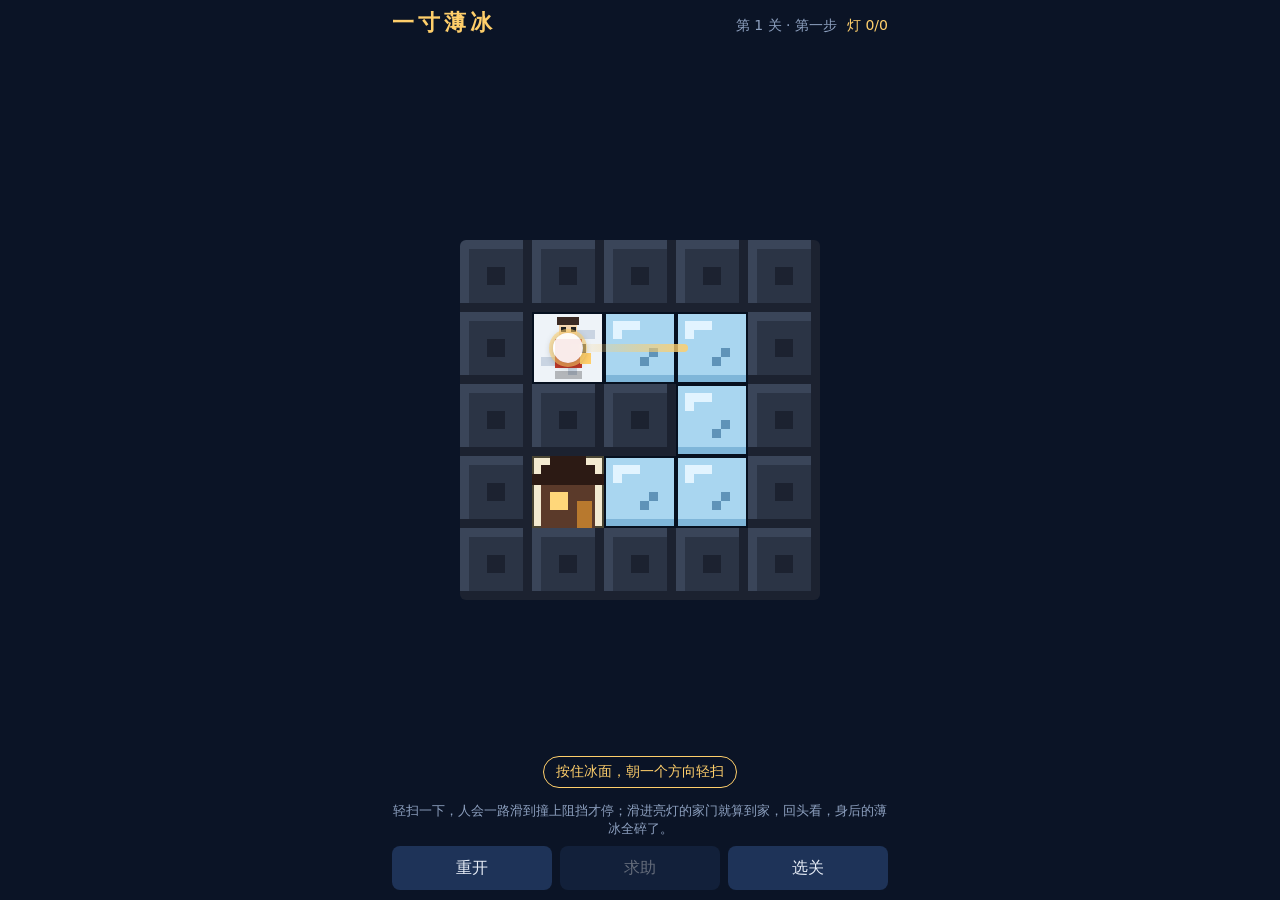
<file: web/index.html>
<!doctype html>
<html lang="zh-CN">
<head>
  <meta charset="utf-8" />
  <meta name="viewport" content="width=device-width, initial-scale=1, maximum-scale=1, user-scalable=no, viewport-fit=cover" />
  <meta name="theme-color" content="#0b1426" />
  <title>一寸薄冰</title>
  <link rel="icon" href="data:image/svg+xml,%3Csvg xmlns=%22http://www.w3.org/2000/svg%22 viewBox=%220 0 8 8%22%3E%3Crect width=%228%22 height=%228%22 fill=%22%230b1426%22/%3E%3Crect x=%222%22 y=%222%22 width=%224%22 height=%224%22 fill=%22%23ffcf6b%22/%3E%3C/svg%3E" />
  <link rel="stylesheet" href="./style.css" />
</head>
<body>
  <main id="app">
    <header class="top">
      <h1>一寸薄冰</h1>
      <div class="info">
        <span id="level-label">第 1 关</span>
        <span id="lamp-label" class="lamps">灯 0/0</span>
      </div>
    </header>

    <div id="board-wrap">
      <canvas id="board" aria-label="冰面"></canvas>
      <!-- 轻扫引导：纯展示，不可点击（pointer-events: none），第一次有效轻扫后永久消失 -->
      <div id="swipe-guide" class="swipe-guide" hidden aria-hidden="true">
        <div class="guide-track"><span class="guide-trail"></span><span class="guide-finger"></span></div>
        <p class="guide-text">按住冰面，朝一个方向轻扫</p>
      </div>
      <div id="banner" class="banner" hidden>
        <p id="banner-text"></p>
        <p id="banner-steps" class="banner-steps" hidden></p>
        <div class="banner-actions">
          <button id="btn-next" class="primary" hidden>下一关</button>
          <button id="btn-banner-restart" hidden>重开</button>
        </div>
      </div>
    </div>

    <p id="tip" class="tip"></p>

    <footer class="actions">
      <button id="btn-restart">重开</button>
      <button id="btn-help" disabled title="重开一次后可求助">求助</button>
      <button id="btn-levels">选关</button>
    </footer>
  </main>

  <div id="help-panel" class="modal" hidden>
    <div class="sheet">
      <h2>求助</h2>
      <p id="help-note" class="muted">看一段短广告（模拟），播完后本关的提示和悔一步都可以直接用。</p>
      <button id="btn-hint" class="primary">看提示（接下来 3 步）</button>
      <button id="btn-undo">悔一步</button>
      <button id="btn-help-cancel" class="ghost">算了</button>
    </div>
  </div>

  <div id="ad-overlay" class="modal ad" hidden>
    <div class="sheet">
      <p class="ad-tag">广告 · 模拟</p>
      <p class="ad-title">冬夜热汤，暖到心里</p>
      <p id="ad-count" class="ad-count">4</p>
      <p class="muted">播完即可获得奖励</p>
      <button id="btn-ad-close" class="ghost">关闭（不领奖励）</button>
    </div>
  </div>

  <div id="levels-panel" class="modal" hidden>
    <div class="sheet wide">
      <h2>选关</h2>
      <p class="muted legend"><span class="key solved"></span>已通关　<span class="key par">最少</span>最少步数　<span class="key nohint">独立</span>没用提示</p>
      <div id="level-grid" class="level-grid"></div>
      <button id="btn-levels-close" class="ghost">关闭</button>
    </div>
  </div>

  <script type="module" src="./src/main.js"></script>
</body>
</html>
</file>
<file: web/style.css>
:root {
  --bg: #0b1426;
  --panel: #13213b;
  --ink: #e8eef8;
  --muted: #8ea1c0;
  --warm: #ffcf6b;
  --btn: #1e3358;
  --btn-hi: #2a4675;
}
* { box-sizing: border-box; -webkit-tap-highlight-color: transparent; }
html, body { margin: 0; height: 100%; background: var(--bg); color: var(--ink);
  font-family: "PingFang SC", "Noto Sans CJK SC", "Microsoft YaHei", system-ui, sans-serif; }
body { overscroll-behavior: none; }
#app { max-width: 520px; margin: 0 auto; min-height: 100%; display: flex; flex-direction: column;
  padding: max(8px, env(safe-area-inset-top)) 12px max(10px, env(safe-area-inset-bottom)); gap: 8px; }
.top { display: flex; align-items: baseline; justify-content: space-between; gap: 8px; }
h1 { margin: 0; font-size: 22px; letter-spacing: 4px; color: var(--warm); }
.info { display: flex; gap: 10px; font-size: 14px; color: var(--muted); }
.lamps { color: var(--warm); }
#board-wrap { position: relative; touch-action: none; user-select: none; -webkit-user-select: none; flex: 1 1 auto; min-height: 240px; display: flex; align-items: center; justify-content: center; }
#board { display: block; touch-action: none; image-rendering: pixelated; border-radius: 6px; }
.banner { position: absolute; left: 50%; top: 50%; transform: translate(-50%, -50%); background: rgba(11, 20, 38, 0.92);
  border: 2px solid var(--warm); border-radius: 10px; padding: 14px 18px; text-align: center; min-width: 220px; }
.banner p { margin: 0 0 10px; font-size: 18px; }
.banner-actions { display: flex; gap: 8px; justify-content: center; }
.tip { margin: 0; min-height: 1.4em; text-align: center; font-size: 13px; color: var(--muted); }
.actions { display: flex; gap: 8px; }
.actions button { flex: 1; }
button { min-height: 44px; border: 0; border-radius: 8px; background: var(--btn); color: var(--ink); font-size: 16px; cursor: pointer;
  font-family: inherit; padding: 0 14px; }
button:hover:not(:disabled) { background: var(--btn-hi); }
button:active:not(:disabled) { transform: translateY(1px); }
button:disabled { opacity: 0.4; cursor: not-allowed; }
button.primary { background: var(--warm); color: #2a1c00; font-weight: bold; }
button.ghost { background: transparent; color: var(--muted); }
button.pulse { animation: pulse 1s ease-in-out infinite; }
@keyframes pulse { 50% { box-shadow: 0 0 0 4px rgba(255, 207, 107, 0.45); } }
.modal { position: fixed; inset: 0; background: rgba(3, 7, 15, 0.7); display: flex; align-items: center; justify-content: center; z-index: 10; }
.modal[hidden], .banner[hidden], [hidden] { display: none !important; }
.sheet { background: var(--panel); border-radius: 12px; padding: 18px; width: min(320px, 90vw); display: flex; flex-direction: column; gap: 10px; text-align: center; }
.sheet.wide { width: min(420px, 94vw); }
.sheet h2 { margin: 0; font-size: 20px; color: var(--warm); }
.muted { color: var(--muted); font-size: 13px; margin: 0; }
.ad .sheet { border: 2px dashed var(--muted); }
.ad-tag { margin: 0; font-size: 12px; color: var(--muted); }
.ad-title { margin: 0; font-size: 18px; }
.ad-count { margin: 0; font-size: 48px; color: var(--warm); font-weight: bold; }
.level-grid { display: grid; grid-template-columns: repeat(auto-fill, minmax(56px, 1fr)); gap: 6px; }
.level-grid button { padding: 0; font-size: 15px; }
.level-grid button { position: relative; }
.level-grid button.solved { background: #2d4a2f; }
.level-grid button.par { background: #3d3a1c; box-shadow: inset 0 0 0 2px var(--warm); }
.par-badge, .legend .key.par { background: var(--warm); color: #2a1c00; font-size: 10px;
  line-height: 14px; padding: 0 3px; border-radius: 4px; font-weight: bold; }
.par-badge { position: absolute; top: -6px; right: 2px; }
.nohint-badge, .legend .key.nohint { background: #8fd3a8; color: #0f2a19; font-size: 10px;
  line-height: 14px; padding: 0 3px; border-radius: 4px; font-weight: bold; }
.nohint-badge { position: absolute; top: -6px; left: 2px; }
.legend { display: flex; align-items: center; justify-content: center; gap: 4px; flex-wrap: wrap; }
.legend .key { display: inline-block; }
.legend .key.solved { width: 14px; height: 14px; border-radius: 3px; background: #2d4a2f; }
.banner-steps { font-size: 15px !important; color: var(--warm); white-space: nowrap; }
.banner-steps.over { color: var(--ink); }
.level-grid button.current { outline: 2px solid var(--warm); }
/* 轻扫引导：一只「手指」从玩家处按下、沿方向划出一道拖痕后抬起，循环播放。纯展示，不接收任何点击。 */
.swipe-guide { position: absolute; inset: 0; pointer-events: none; z-index: 2; }
.guide-track { position: absolute; width: 0; height: 0; }
.guide-finger { position: absolute; left: -15px; top: -15px; width: 30px; height: 30px; border-radius: 50%;
  background: rgba(255, 255, 255, 0.9); box-shadow: 0 0 0 4px rgba(255, 207, 107, 0.55), 0 2px 8px rgba(0, 0, 0, 0.45);
  animation: guide-finger 1.6s ease-in-out infinite; }
.guide-trail { position: absolute; left: 0; top: -4px; height: 8px; width: var(--len, 90px); border-radius: 4px; transform-origin: 0 50%;
  background: linear-gradient(90deg, rgba(255, 207, 107, 0), rgba(255, 207, 107, 0.85)); animation: guide-trail 1.6s ease-in-out infinite; }
.guide-track[data-guide="right"] { transform: rotate(0deg); }
.guide-track[data-guide="down"] { transform: rotate(90deg); }
.guide-track[data-guide="left"] { transform: rotate(180deg); }
.guide-track[data-guide="up"] { transform: rotate(270deg); }
@keyframes guide-finger {
  0% { transform: translateX(0) scale(1.15); opacity: 0; }
  12% { transform: translateX(0) scale(0.9); opacity: 1; }
  62% { transform: translateX(var(--len, 90px)) scale(0.9); opacity: 1; }
  80%, 100% { transform: translateX(var(--len, 90px)) scale(1.15); opacity: 0; }
}
@keyframes guide-trail {
  0%, 12% { transform: scaleX(0); opacity: 0.9; }
  62% { transform: scaleX(1); opacity: 0.9; }
  80%, 100% { transform: scaleX(1); opacity: 0; }
}
.guide-text { position: absolute; left: 50%; bottom: 6px; transform: translateX(-50%); margin: 0; white-space: nowrap;
  padding: 6px 12px; border-radius: 16px; background: rgba(11, 20, 38, 0.88); border: 1px solid var(--warm);
  color: var(--warm); font-size: 14px; animation: guide-text 1.6s ease-in-out infinite alternate; }
@keyframes guide-text { from { opacity: 0.75; } to { opacity: 1; } }
@media (prefers-reduced-motion: reduce) {
  .guide-finger { animation: none; transform: translateX(calc(var(--len, 90px) / 2)); }
  .guide-trail { animation: none; }
}
@media (max-height: 700px) { h1 { font-size: 18px; } }
</file>
